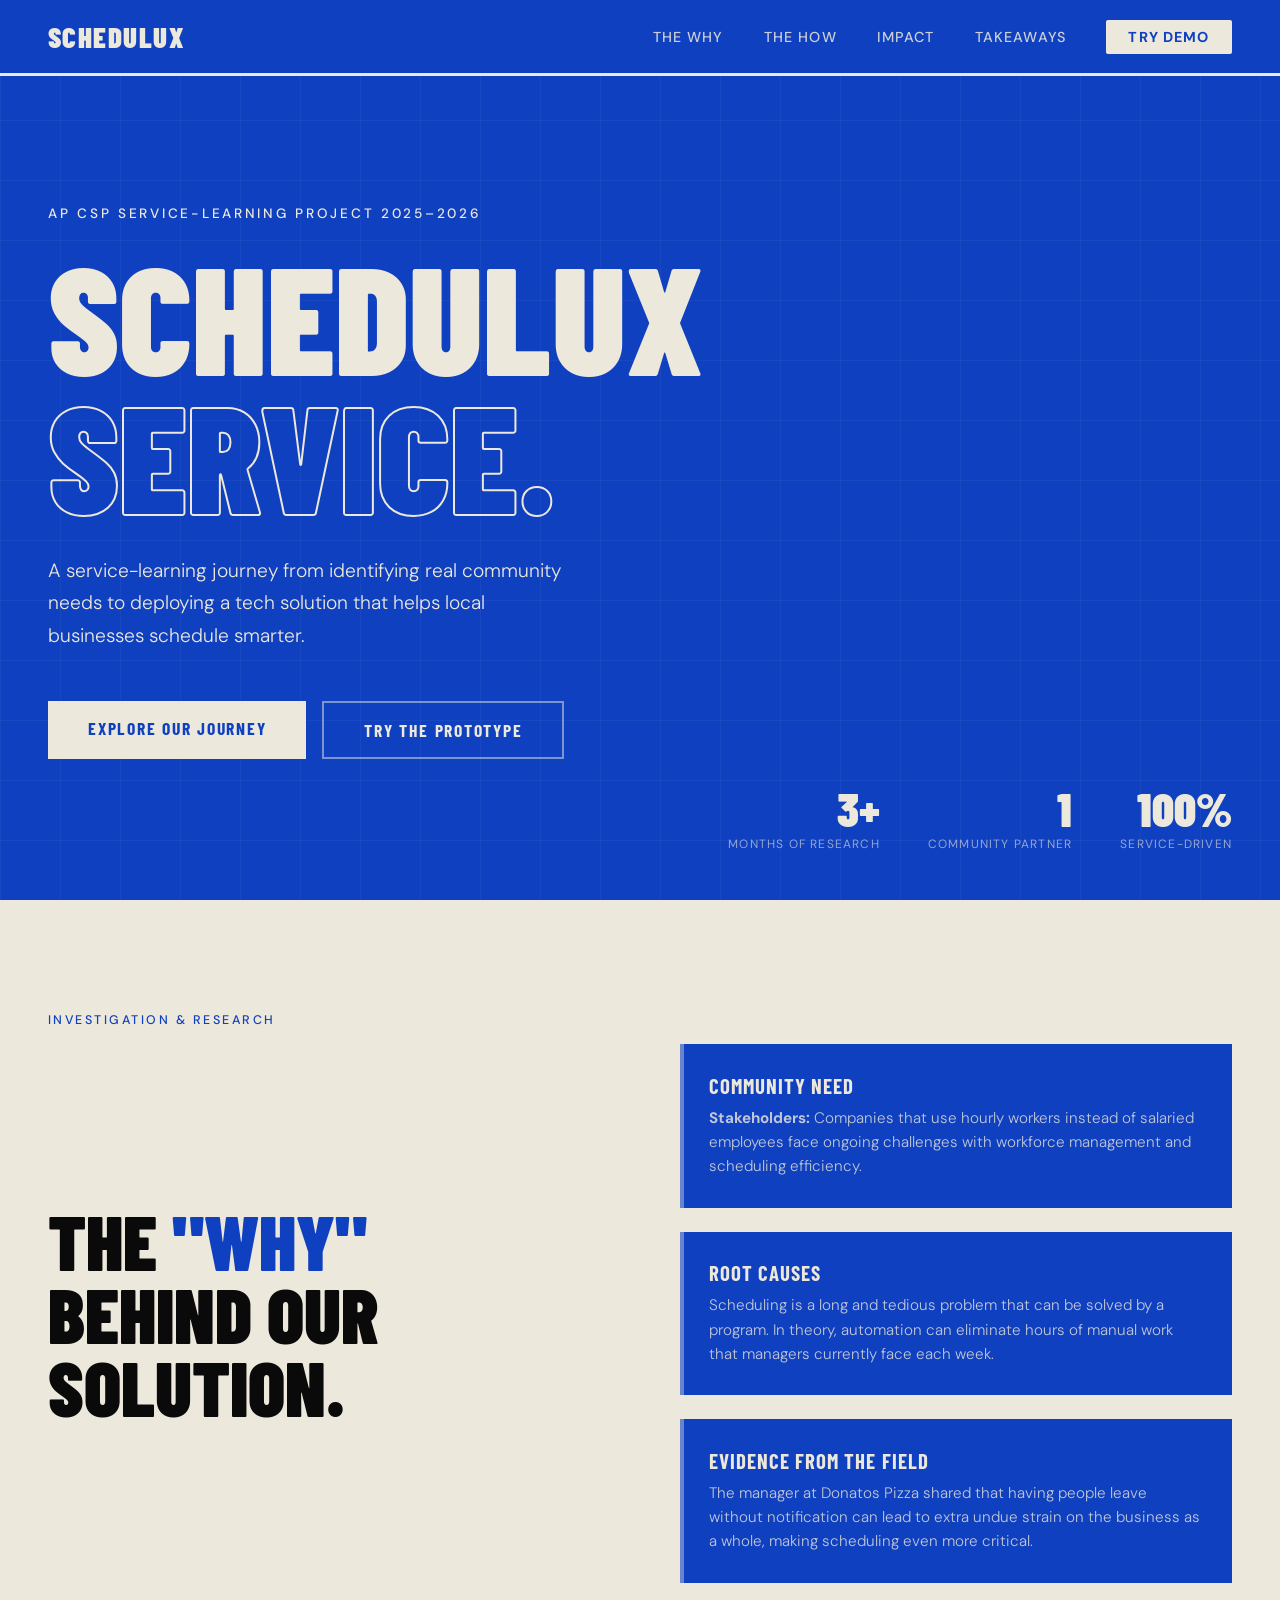
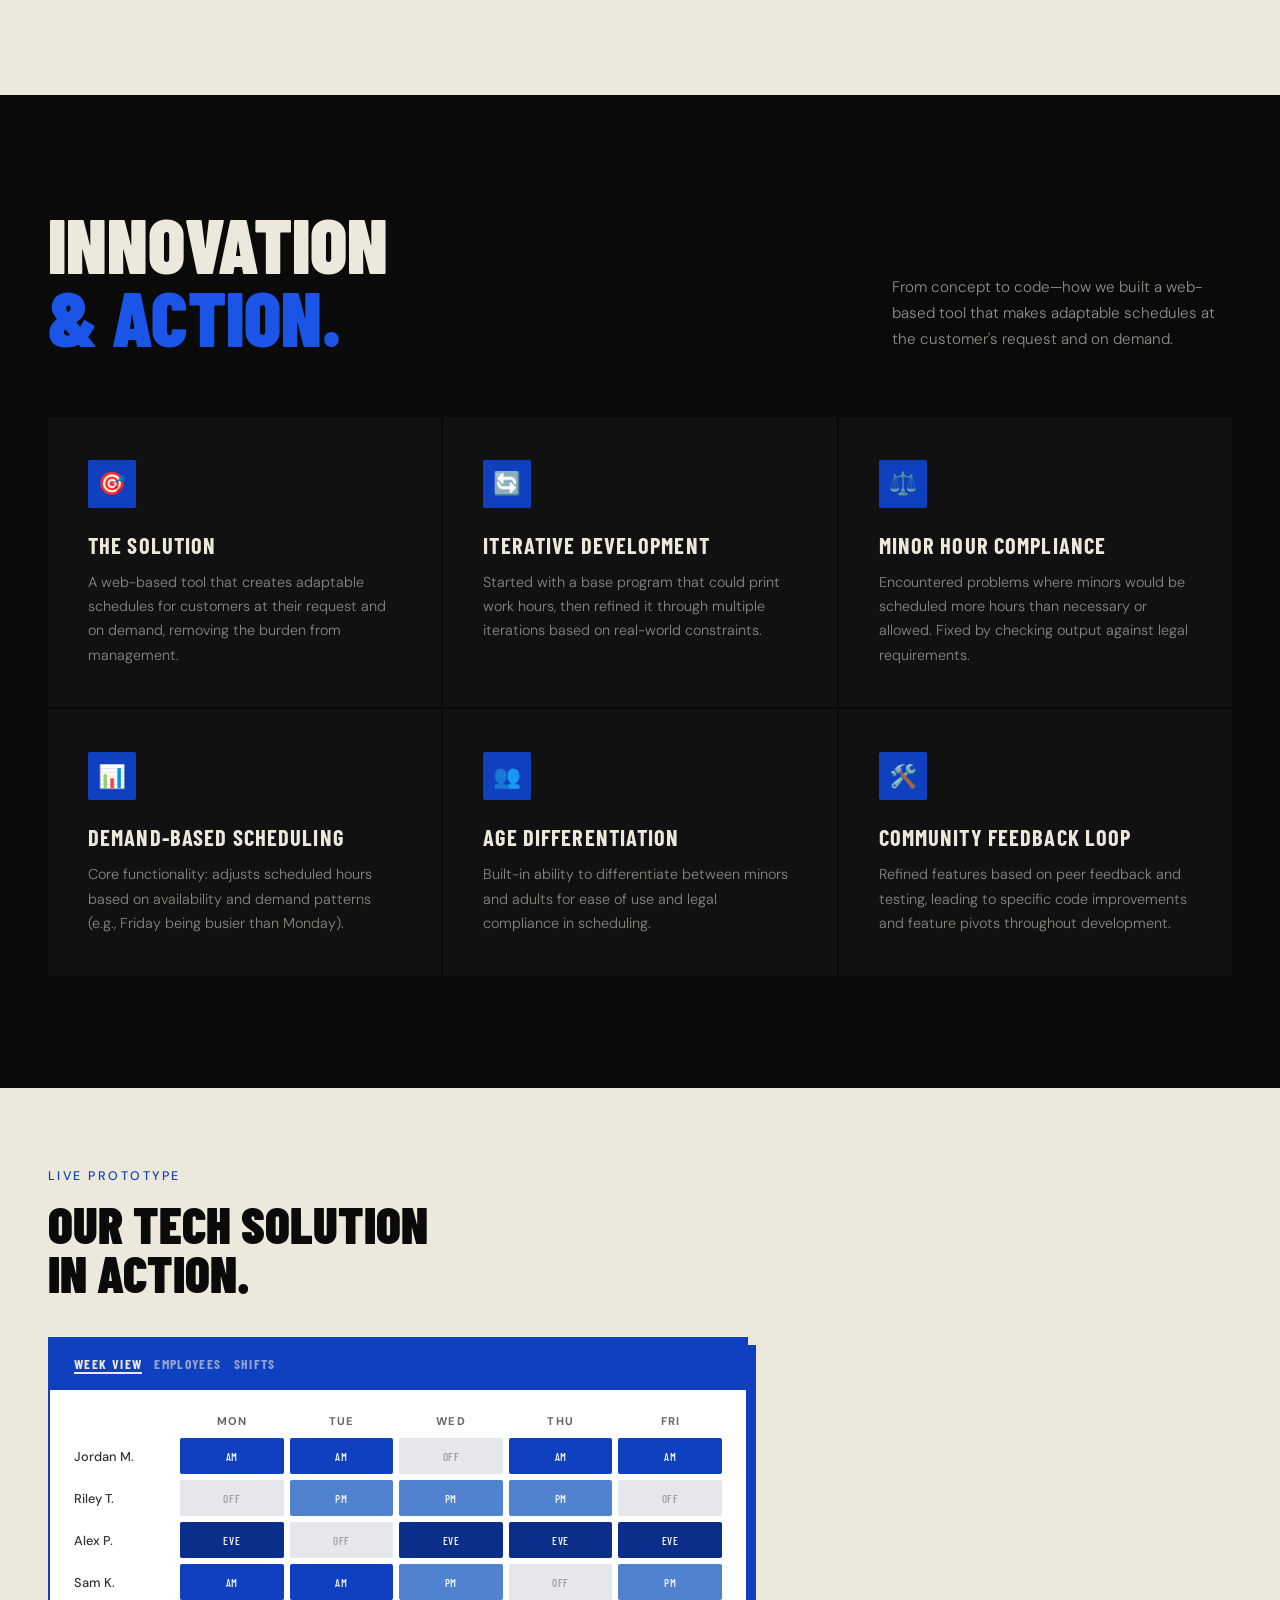
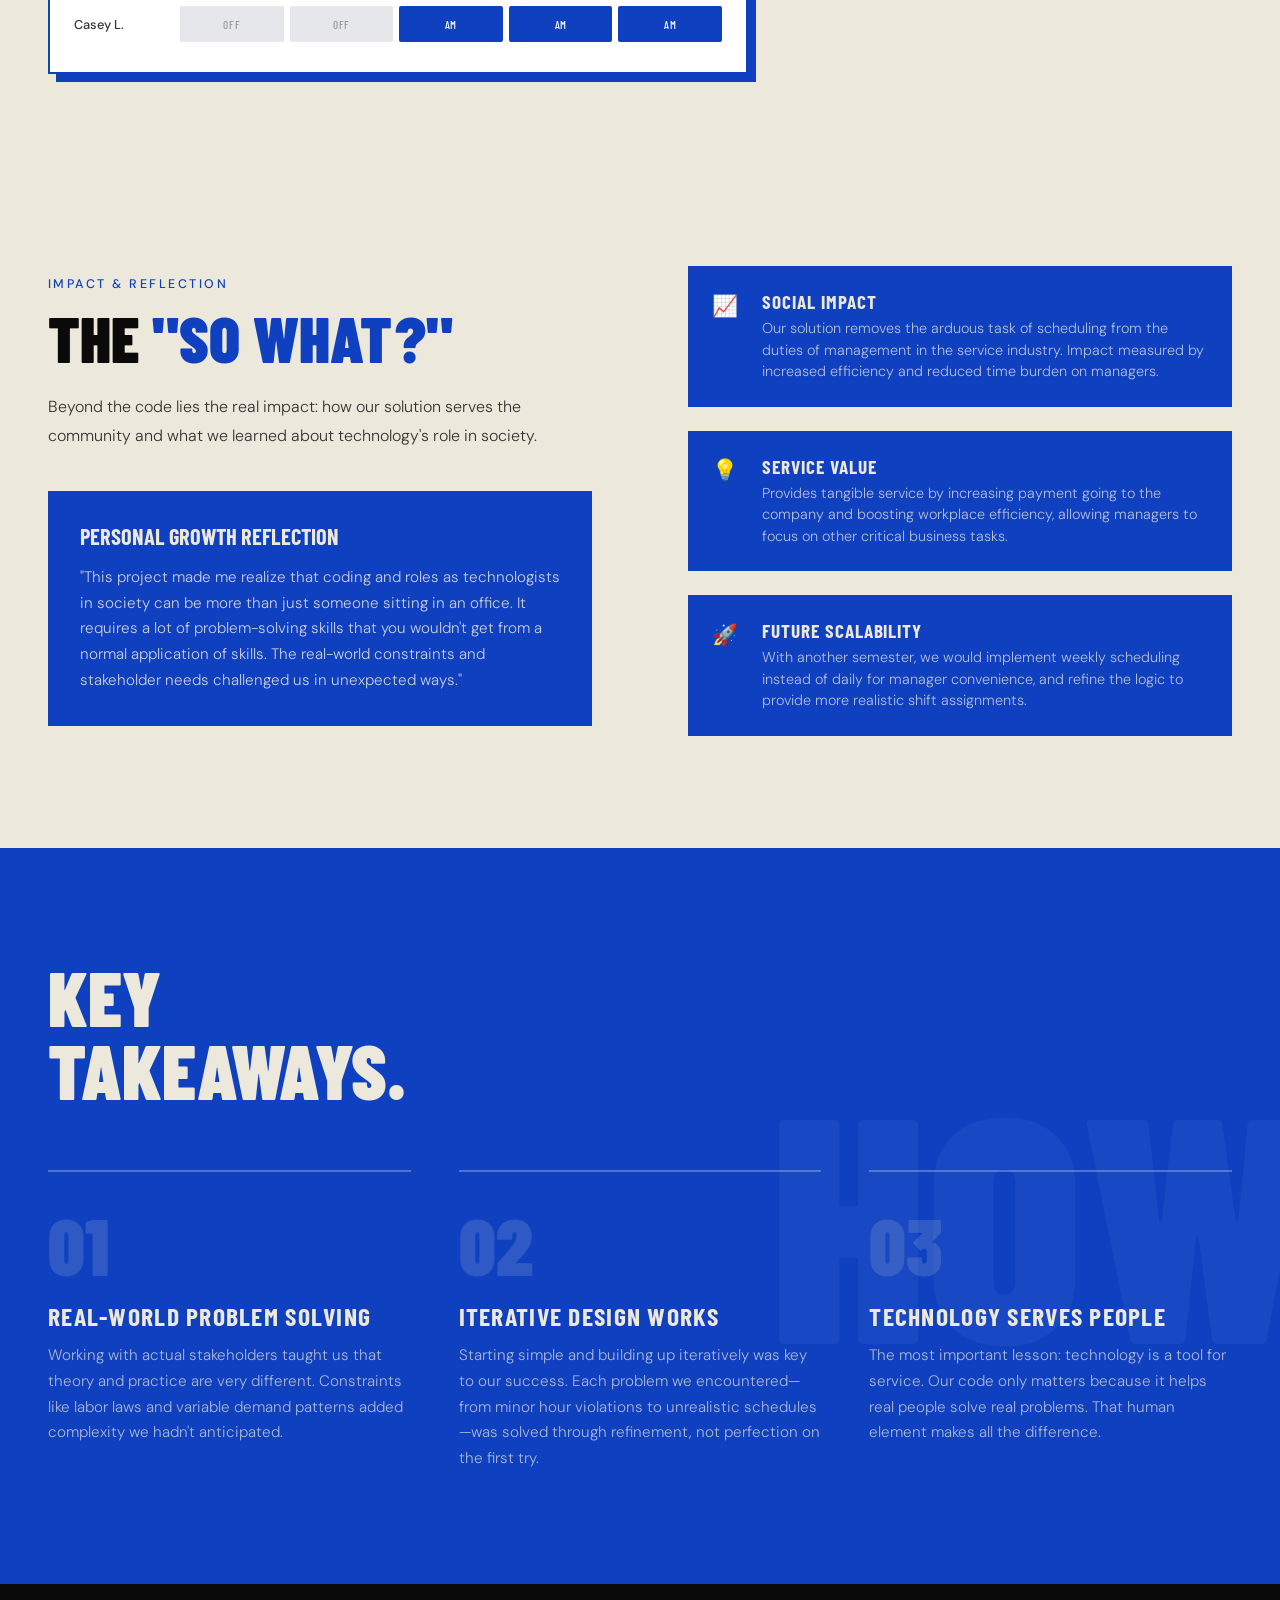
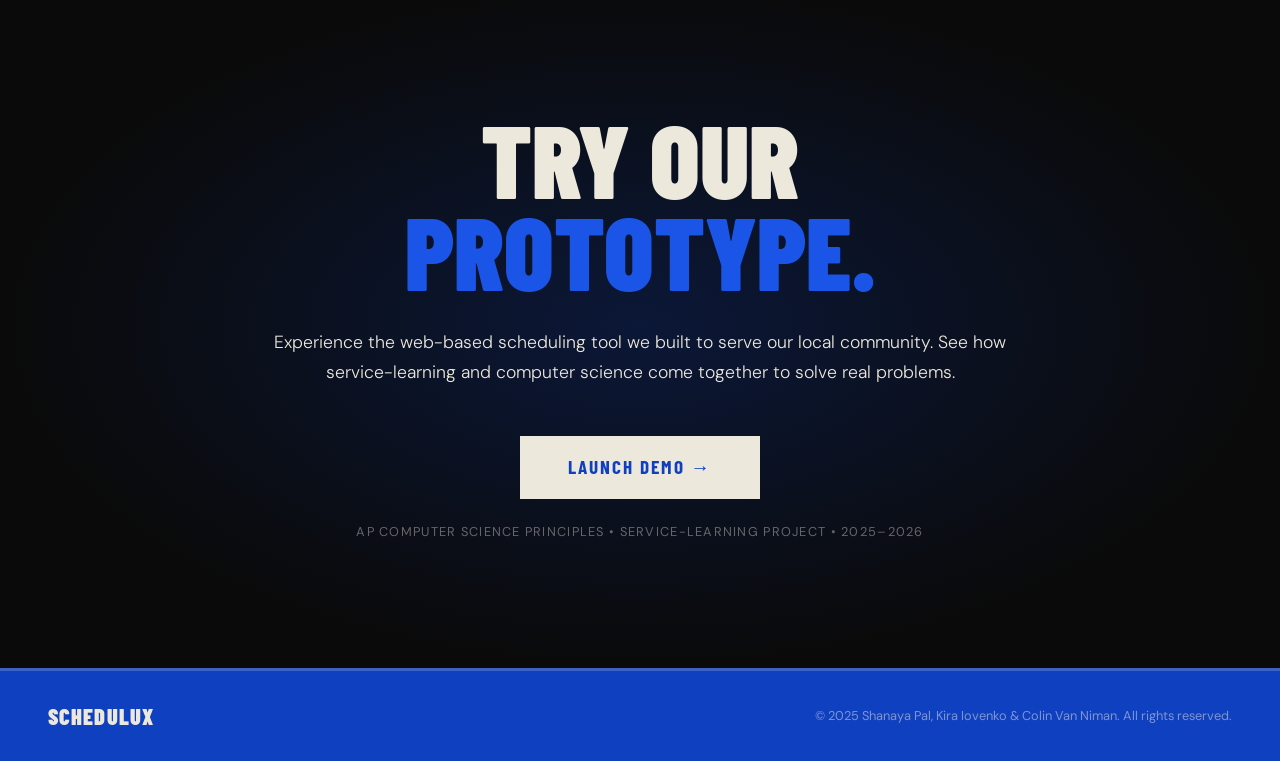
<file: index.html>
<!DOCTYPE html>
<html lang="en">
<head>
<meta charset="UTF-8">
<meta name="viewport" content="width=device-width, initial-scale=1.0">
<title>Schedulux — Smarter Scheduling for Your Team</title>
<link href="https://fonts.googleapis.com/css2?family=Barlow+Condensed:wght@400;700;900&family=DM+Sans:wght@300;400;500&display=swap" rel="stylesheet">
<style>
  :root {
    --blue: #0F40C0;
    --blue-dark: #0a2e8a;
    --blue-light: #1a55e8;
    --cream: #EDE8DC;
    --cream-dark: #d4cebe;
    --white: #ffffff;
    --black: #0a0a0a;
  }

  *, *::before, *::after { box-sizing: border-box; margin: 0; padding: 0; }

  html { scroll-behavior: smooth; }

  body {
    font-family: 'DM Sans', sans-serif;
    background: var(--cream);
    color: var(--black);
    overflow-x: hidden;
  }

  /* NAV */
  nav {
    position: fixed;
    top: 0; left: 0; right: 0;
    z-index: 100;
    display: flex;
    align-items: center;
    justify-content: space-between;
    padding: 1.2rem 3rem;
    background: var(--blue);
    border-bottom: 3px solid var(--cream);
  }

  .nav-logo {
    font-family: 'Barlow Condensed', sans-serif;
    font-weight: 900;
    font-size: 1.8rem;
    color: var(--cream);
    letter-spacing: 0.05em;
    text-transform: uppercase;
  }

  .nav-links {
    display: flex;
    gap: 2.5rem;
    list-style: none;
  }

  .nav-links a {
    color: var(--cream);
    text-decoration: none;
    font-size: 0.9rem;
    font-weight: 500;
    letter-spacing: 0.08em;
    text-transform: uppercase;
    opacity: 0.85;
    transition: opacity 0.2s;
  }

  .nav-links a:hover { opacity: 1; }

  .nav-cta {
    background: var(--cream);
    color: var(--blue) !important;
    padding: 0.5rem 1.4rem;
    border-radius: 2px;
    opacity: 1 !important;
    font-weight: 700 !important;
    transition: background 0.2s, color 0.2s !important;
  }
  .nav-cta:hover { background: var(--white) !important; }

  /* HERO */
  .hero {
    min-height: 100vh;
    background: var(--blue);
    display: flex;
    align-items: center;
    padding: 8rem 3rem 4rem;
    position: relative;
    overflow: hidden;
  }

  .hero-grid {
    position: absolute;
    inset: 0;
    background-image:
      linear-gradient(rgba(255,255,255,0.04) 1px, transparent 1px),
      linear-gradient(90deg, rgba(255,255,255,0.04) 1px, transparent 1px);
    background-size: 60px 60px;
  }

  .hero-content {
    position: relative;
    z-index: 2;
    max-width: 1200px;
    margin: 0 auto;
    width: 100%;
  }

  .hero-eyebrow {
    font-family: 'DM Sans', sans-serif;
    font-size: 0.85rem;
    font-weight: 500;
    letter-spacing: 0.2em;
    text-transform: uppercase;
    color: var(--cream);
    opacity: 0.65;
    margin-bottom: 1.5rem;
    animation: fadeUp 0.8s ease both;
  }

  .hero-title {
    font-family: 'Barlow Condensed', sans-serif;
    font-weight: 900;
    font-size: clamp(5rem, 12vw, 11rem);
    line-height: 0.9;
    color: var(--cream);
    text-transform: uppercase;
    margin-bottom: 2rem;
    animation: fadeUp 0.8s 0.1s ease both;
  }

  .hero-title span {
    display: block;
    color: transparent;
    -webkit-text-stroke: 2px var(--cream);
  }

  .hero-sub {
    font-size: 1.2rem;
    color: var(--cream);
    opacity: 0.8;
    max-width: 520px;
    line-height: 1.7;
    margin-bottom: 3rem;
    font-weight: 300;
    animation: fadeUp 0.8s 0.2s ease both;
  }

  .hero-buttons {
    display: flex;
    gap: 1rem;
    animation: fadeUp 0.8s 0.3s ease both;
  }

  .btn-primary {
    background: var(--cream);
    color: var(--blue);
    padding: 1rem 2.5rem;
    font-family: 'Barlow Condensed', sans-serif;
    font-weight: 700;
    font-size: 1.1rem;
    letter-spacing: 0.1em;
    text-transform: uppercase;
    border: none;
    cursor: pointer;
    text-decoration: none;
    display: inline-block;
    transition: background 0.2s, transform 0.15s;
  }
  .btn-primary:hover { background: var(--white); transform: translateY(-2px); }

  .btn-secondary {
    background: transparent;
    color: var(--cream);
    padding: 1rem 2.5rem;
    font-family: 'Barlow Condensed', sans-serif;
    font-weight: 700;
    font-size: 1.1rem;
    letter-spacing: 0.1em;
    text-transform: uppercase;
    border: 2px solid rgba(237,232,220,0.5);
    cursor: pointer;
    text-decoration: none;
    display: inline-block;
    transition: border-color 0.2s, transform 0.15s;
  }
  .btn-secondary:hover { border-color: var(--cream); transform: translateY(-2px); }

  .hero-stats {
    position: absolute;
    right: 3rem;
    bottom: 3rem;
    display: flex;
    gap: 3rem;
    animation: fadeUp 0.8s 0.4s ease both;
  }

  .stat {
    text-align: right;
  }

  .stat-number {
    font-family: 'Barlow Condensed', sans-serif;
    font-weight: 900;
    font-size: 3rem;
    color: var(--cream);
    line-height: 1;
  }

  .stat-label {
    font-size: 0.75rem;
    color: var(--cream);
    opacity: 0.6;
    text-transform: uppercase;
    letter-spacing: 0.1em;
    margin-top: 0.25rem;
  }

  /* PROBLEM SECTION */
  .problem {
    background: var(--cream);
    padding: 7rem 3rem;
    position: relative;
  }

  .section-inner {
    max-width: 1200px;
    margin: 0 auto;
  }

  .section-tag {
    font-size: 0.78rem;
    font-weight: 500;
    letter-spacing: 0.2em;
    text-transform: uppercase;
    color: var(--blue);
    margin-bottom: 1rem;
  }

  .problem-layout {
    display: grid;
    grid-template-columns: 1fr 1fr;
    gap: 5rem;
    align-items: center;
  }

  .problem-headline {
    font-family: 'Barlow Condensed', sans-serif;
    font-weight: 900;
    font-size: clamp(3rem, 6vw, 5.5rem);
    line-height: 0.95;
    text-transform: uppercase;
    color: var(--black);
  }

  .problem-headline em {
    font-style: normal;
    color: var(--blue);
  }

  .problem-cards {
    display: flex;
    flex-direction: column;
    gap: 1.5rem;
  }

  .problem-card {
    background: var(--blue);
    padding: 1.8rem;
    color: var(--cream);
    position: relative;
    overflow: hidden;
    transition: transform 0.2s;
  }

  .problem-card::before {
    content: '';
    position: absolute;
    top: 0; left: 0;
    width: 4px;
    height: 100%;
    background: var(--cream);
    opacity: 0.4;
  }

  .problem-card:hover { transform: translateX(6px); }

  .problem-card h3 {
    font-family: 'Barlow Condensed', sans-serif;
    font-weight: 700;
    font-size: 1.3rem;
    text-transform: uppercase;
    letter-spacing: 0.05em;
    margin-bottom: 0.5rem;
  }

  .problem-card p {
    font-size: 0.95rem;
    opacity: 0.8;
    line-height: 1.6;
    font-weight: 300;
  }

  /* FEATURES */
  .features {
    background: var(--black);
    padding: 7rem 3rem;
    color: var(--cream);
  }

  .features-header {
    max-width: 1200px;
    margin: 0 auto 4rem;
    display: flex;
    justify-content: space-between;
    align-items: flex-end;
  }

  .features-title {
    font-family: 'Barlow Condensed', sans-serif;
    font-weight: 900;
    font-size: clamp(3rem, 6vw, 5rem);
    text-transform: uppercase;
    line-height: 0.95;
  }

  .features-title span { color: var(--blue-light); }

  .features-desc {
    max-width: 340px;
    font-size: 0.95rem;
    opacity: 0.6;
    line-height: 1.7;
    font-weight: 300;
  }

  .features-grid {
    max-width: 1200px;
    margin: 0 auto;
    display: grid;
    grid-template-columns: repeat(3, 1fr);
    gap: 2px;
  }

  .feature-item {
    background: #111;
    padding: 2.5rem;
    border-top: 3px solid transparent;
    transition: border-color 0.3s, background 0.3s;
    cursor: default;
  }

  .feature-item:hover {
    border-color: var(--blue-light);
    background: #161616;
  }

  .feature-icon {
    width: 48px;
    height: 48px;
    background: var(--blue);
    border-radius: 2px;
    display: flex;
    align-items: center;
    justify-content: center;
    margin-bottom: 1.5rem;
    font-size: 1.4rem;
  }

  .feature-name {
    font-family: 'Barlow Condensed', sans-serif;
    font-weight: 700;
    font-size: 1.4rem;
    text-transform: uppercase;
    letter-spacing: 0.05em;
    margin-bottom: 0.75rem;
    color: var(--cream);
  }

  .feature-desc {
    font-size: 0.9rem;
    opacity: 0.55;
    line-height: 1.7;
    font-weight: 300;
  }

  /* HOW IT WORKS */
  .how {
    background: var(--blue);
    padding: 7rem 3rem;
    color: var(--cream);
    position: relative;
    overflow: hidden;
  }

  .how::before {
    content: 'HOW';
    position: absolute;
    right: -2rem;
    top: 50%;
    transform: translateY(-50%);
    font-family: 'Barlow Condensed', sans-serif;
    font-weight: 900;
    font-size: 20rem;
    color: rgba(255,255,255,0.04);
    line-height: 1;
    pointer-events: none;
  }

  .how-inner {
    max-width: 1200px;
    margin: 0 auto;
    position: relative;
    z-index: 2;
  }

  .how-title {
    font-family: 'Barlow Condensed', sans-serif;
    font-weight: 900;
    font-size: clamp(3rem, 6vw, 5rem);
    text-transform: uppercase;
    margin-bottom: 4rem;
    line-height: 0.95;
  }

  .steps {
    display: grid;
    grid-template-columns: repeat(3, 1fr);
    gap: 3rem;
  }

  .step {
    border-top: 2px solid rgba(237,232,220,0.3);
    padding-top: 2rem;
  }

  .step-num {
    font-family: 'Barlow Condensed', sans-serif;
    font-weight: 900;
    font-size: 5rem;
    color: rgba(237,232,220,0.15);
    line-height: 1;
    margin-bottom: 1rem;
  }

  .step-title {
    font-family: 'Barlow Condensed', sans-serif;
    font-weight: 700;
    font-size: 1.6rem;
    text-transform: uppercase;
    letter-spacing: 0.05em;
    margin-bottom: 0.75rem;
  }

  .step-desc {
    font-size: 0.95rem;
    opacity: 0.7;
    line-height: 1.7;
    font-weight: 300;
  }

  /* WHO */
  .who {
    background: var(--cream);
    padding: 7rem 3rem;
  }

  .who-inner {
    max-width: 1200px;
    margin: 0 auto;
    display: grid;
    grid-template-columns: 1fr 1fr;
    gap: 6rem;
    align-items: center;
  }

  .who-title {
    font-family: 'Barlow Condensed', sans-serif;
    font-weight: 900;
    font-size: clamp(3rem, 5vw, 4.5rem);
    text-transform: uppercase;
    line-height: 0.95;
    margin-bottom: 1.5rem;
  }

  .who-title span { color: var(--blue); }

  .who-text {
    font-size: 1rem;
    line-height: 1.8;
    color: #333;
    font-weight: 300;
    margin-bottom: 2.5rem;
  }

  .audience-tags {
    display: flex;
    flex-wrap: wrap;
    gap: 0.75rem;
  }

  .tag {
    background: var(--blue);
    color: var(--cream);
    padding: 0.5rem 1.2rem;
    font-family: 'Barlow Condensed', sans-serif;
    font-weight: 700;
    font-size: 0.95rem;
    letter-spacing: 0.08em;
    text-transform: uppercase;
  }

  .benefit-list {
    display: flex;
    flex-direction: column;
    gap: 1.5rem;
  }

  .benefit-item {
    display: flex;
    gap: 1.5rem;
    align-items: flex-start;
    padding: 1.5rem;
    background: var(--blue);
    color: var(--cream);
  }

  .benefit-check {
    font-size: 1.3rem;
    flex-shrink: 0;
    margin-top: 0.1rem;
  }

  .benefit-text h4 {
    font-family: 'Barlow Condensed', sans-serif;
    font-weight: 700;
    font-size: 1.2rem;
    text-transform: uppercase;
    letter-spacing: 0.05em;
    margin-bottom: 0.3rem;
  }

  .benefit-text p {
    font-size: 0.9rem;
    opacity: 0.75;
    font-weight: 300;
    line-height: 1.5;
  }

  /* CTA */
  .cta {
    background: var(--black);
    padding: 8rem 3rem;
    text-align: center;
    position: relative;
    overflow: hidden;
  }

  .cta::before {
    content: '';
    position: absolute;
    inset: 0;
    background: radial-gradient(ellipse at center, var(--blue) 0%, transparent 70%);
    opacity: 0.25;
  }

  .cta-inner {
    position: relative;
    z-index: 2;
    max-width: 800px;
    margin: 0 auto;
  }

  .cta-title {
    font-family: 'Barlow Condensed', sans-serif;
    font-weight: 900;
    font-size: clamp(3.5rem, 8vw, 7rem);
    text-transform: uppercase;
    color: var(--cream);
    line-height: 0.9;
    margin-bottom: 2rem;
  }

  .cta-title span { color: var(--blue-light); }

  .cta-sub {
    font-size: 1.1rem;
    color: var(--cream);
    opacity: 0.6;
    font-weight: 300;
    margin-bottom: 3rem;
    line-height: 1.7;
  }

  /* FOOTER */
  footer {
    background: var(--blue);
    padding: 2rem 3rem;
    display: flex;
    justify-content: space-between;
    align-items: center;
    border-top: 3px solid rgba(237,232,220,0.2);
  }

  .footer-logo {
    font-family: 'Barlow Condensed', sans-serif;
    font-weight: 900;
    font-size: 1.4rem;
    color: var(--cream);
    letter-spacing: 0.05em;
    text-transform: uppercase;
  }

  .footer-copy {
    font-size: 0.8rem;
    color: var(--cream);
    opacity: 0.5;
  }

  /* ANIMATIONS */
  @keyframes fadeUp {
    from { opacity: 0; transform: translateY(30px); }
    to { opacity: 1; transform: translateY(0); }
  }

  .reveal {
    opacity: 0;
    transform: translateY(40px);
    transition: opacity 0.7s ease, transform 0.7s ease;
  }

  .reveal.visible {
    opacity: 1;
    transform: translateY(0);
  }

  /* SCHEDULE PREVIEW WIDGET */
  .schedule-preview {
    background: var(--white);
    border: 2px solid var(--blue);
    padding: 0;
    overflow: hidden;
    box-shadow: 8px 8px 0 var(--blue);
  }

  .schedule-header {
    background: var(--blue);
    padding: 1rem 1.5rem;
    display: flex;
    gap: 0.75rem;
  }

  .schedule-header span {
    font-family: 'Barlow Condensed', sans-serif;
    font-weight: 700;
    font-size: 0.85rem;
    text-transform: uppercase;
    letter-spacing: 0.1em;
    color: rgba(237,232,220,0.6);
  }

  .schedule-header span.active {
    color: var(--cream);
    border-bottom: 2px solid var(--cream);
  }

  .schedule-body {
    padding: 1.5rem;
  }

  .schedule-row {
    display: grid;
    grid-template-columns: 100px repeat(5, 1fr);
    gap: 6px;
    margin-bottom: 6px;
    align-items: center;
  }

  .schedule-name {
    font-size: 0.8rem;
    font-weight: 500;
    color: #333;
    white-space: nowrap;
    overflow: hidden;
    text-overflow: ellipsis;
  }

  .shift {
    height: 36px;
    border-radius: 2px;
    display: flex;
    align-items: center;
    justify-content: center;
    font-size: 0.7rem;
    font-weight: 500;
    color: white;
    font-family: 'Barlow Condensed', sans-serif;
    letter-spacing: 0.05em;
  }

  .shift-morning { background: var(--blue); }
  .shift-afternoon { background: #2563c4; opacity: 0.8; }
  .shift-off { background: #e5e7eb; color: #999; }
  .shift-evening { background: var(--blue-dark); }

  .day-headers {
    display: grid;
    grid-template-columns: 100px repeat(5, 1fr);
    gap: 6px;
    margin-bottom: 10px;
  }

  .day-header {
    font-size: 0.7rem;
    font-weight: 700;
    letter-spacing: 0.1em;
    text-transform: uppercase;
    color: #666;
    text-align: center;
  }

  @media (max-width: 768px) {
    nav { padding: 1rem 1.5rem; }
    .nav-links { display: none; }
    .hero { padding: 7rem 1.5rem 3rem; }
    .hero-stats { display: none; }
    .problem-layout, .who-inner { grid-template-columns: 1fr; gap: 3rem; }
    .features-grid, .steps { grid-template-columns: 1fr; }
    .features-header { flex-direction: column; gap: 1.5rem; align-items: flex-start; }
    footer { flex-direction: column; gap: 1rem; text-align: center; }
  }
</style>
</head>
<body>

<!-- NAV -->
<nav>
  <div class="nav-logo">Schedulux</div>
  <ul class="nav-links">
    <li><a href="#why">The Why</a></li>
    <li><a href="#how">The How</a></li>
    <li><a href="#impact">Impact</a></li>
    <li><a href="#takeaways">Takeaways</a></li>
    <li><a href="#demo" class="nav-cta">Try Demo</a></li>
  </ul>
</nav>

<!-- HERO -->
<section class="hero">
  <div class="hero-grid"></div>
  <div class="hero-content">
    <p class="hero-eyebrow">AP CSP Service-Learning Project 2025–2026</p>
    <h1 class="hero-title">
      Schedulux
      <span>Service.</span>
    </h1>
    <p class="hero-sub">A service-learning journey from identifying real community needs to deploying a tech solution that helps local businesses schedule smarter.</p>
    <div class="hero-buttons">
      <a href="#why" class="btn-primary">Explore Our Journey</a>
      <a href="#demo" class="btn-secondary">Try the Prototype</a>
    </div>
  </div>
  <div class="hero-stats">
    <div class="stat">
      <div class="stat-number">3+</div>
      <div class="stat-label">Months of Research</div>
    </div>
    <div class="stat">
      <div class="stat-number">1</div>
      <div class="stat-label">Community Partner</div>
    </div>
    <div class="stat">
      <div class="stat-number">100%</div>
      <div class="stat-label">Service-Driven</div>
    </div>
  </div>
</section>

<!-- INVESTIGATION & RESEARCH -->
<section class="problem" id="why">
  <div class="section-inner">
    <p class="section-tag reveal">Investigation & Research</p>
    <div class="problem-layout">
      <h2 class="problem-headline reveal">
        The <em>"Why"</em><br>Behind Our<br>Solution.
      </h2>
      <div class="problem-cards">
        <div class="problem-card reveal">
          <h3>Community Need</h3>
          <p><strong>Stakeholders:</strong> Companies that use hourly workers instead of salaried employees face ongoing challenges with workforce management and scheduling efficiency.</p>
        </div>
        <div class="problem-card reveal">
          <h3>Root Causes</h3>
          <p>Scheduling is a long and tedious problem that can be solved by a program. In theory, automation can eliminate hours of manual work that managers currently face each week.</p>
        </div>
        <div class="problem-card reveal">
          <h3>Evidence from the Field</h3>
          <p>The manager at Donatos Pizza shared that having people leave without notification can lead to extra undue strain on the business as a whole, making scheduling even more critical.</p>
        </div>
      </div>
    </div>
  </div>
</section>

<!-- INNOVATION & ACTION -->
<section class="features" id="how">
  <div class="features-header reveal">
    <h2 class="features-title">Innovation<br><span>& Action.</span></h2>
    <p class="features-desc">From concept to code—how we built a web-based tool that makes adaptable schedules at the customer's request and on demand.</p>
  </div>
  <div class="features-grid">
    <div class="feature-item reveal">
      <div class="feature-icon">🎯</div>
      <div class="feature-name">The Solution</div>
      <p class="feature-desc">A web-based tool that creates adaptable schedules for customers at their request and on demand, removing the burden from management.</p>
    </div>
    <div class="feature-item reveal">
      <div class="feature-icon">🔄</div>
      <div class="feature-name">Iterative Development</div>
      <p class="feature-desc">Started with a base program that could print work hours, then refined it through multiple iterations based on real-world constraints.</p>
    </div>
    <div class="feature-item reveal">
      <div class="feature-icon">⚖️</div>
      <div class="feature-name">Minor Hour Compliance</div>
      <p class="feature-desc">Encountered problems where minors would be scheduled more hours than necessary or allowed. Fixed by checking output against legal requirements.</p>
    </div>
    <div class="feature-item reveal">
      <div class="feature-icon">📊</div>
      <div class="feature-name">Demand-Based Scheduling</div>
      <p class="feature-desc">Core functionality: adjusts scheduled hours based on availability and demand patterns (e.g., Friday being busier than Monday).</p>
    </div>
    <div class="feature-item reveal">
      <div class="feature-icon">👥</div>
      <div class="feature-name">Age Differentiation</div>
      <p class="feature-desc">Built-in ability to differentiate between minors and adults for ease of use and legal compliance in scheduling.</p>
    </div>
    <div class="feature-item reveal">
      <div class="feature-icon">🛠️</div>
      <div class="feature-name">Community Feedback Loop</div>
      <p class="feature-desc">Refined features based on peer feedback and testing, leading to specific code improvements and feature pivots throughout development.</p>
    </div>
  </div>
</section>

<!-- SCHEDULE PREVIEW -->
<section style="background: var(--cream); padding: 5rem 3rem;">
  <div class="section-inner">
    <p class="section-tag reveal">Live Prototype</p>
    <p class="reveal" style="font-family: 'Barlow Condensed', sans-serif; font-weight:900; font-size: clamp(2rem,4vw,3.5rem); text-transform:uppercase; margin-bottom:2.5rem; line-height:0.95;">Our Tech Solution<br>in Action.</p>
    <div class="schedule-preview reveal" style="max-width: 700px;">
      <div class="schedule-header">
        <span class="active">Week View</span>
        <span>Employees</span>
        <span>Shifts</span>
      </div>
      <div class="schedule-body">
        <div class="day-headers">
          <div></div>
          <div class="day-header">Mon</div>
          <div class="day-header">Tue</div>
          <div class="day-header">Wed</div>
          <div class="day-header">Thu</div>
          <div class="day-header">Fri</div>
        </div>
        <div class="schedule-row">
          <div class="schedule-name">Jordan M.</div>
          <div class="shift shift-morning">AM</div>
          <div class="shift shift-morning">AM</div>
          <div class="shift shift-off">OFF</div>
          <div class="shift shift-morning">AM</div>
          <div class="shift shift-morning">AM</div>
        </div>
        <div class="schedule-row">
          <div class="schedule-name">Riley T.</div>
          <div class="shift shift-off">OFF</div>
          <div class="shift shift-afternoon">PM</div>
          <div class="shift shift-afternoon">PM</div>
          <div class="shift shift-afternoon">PM</div>
          <div class="shift shift-off">OFF</div>
        </div>
        <div class="schedule-row">
          <div class="schedule-name">Alex P.</div>
          <div class="shift shift-evening">EVE</div>
          <div class="shift shift-off">OFF</div>
          <div class="shift shift-evening">EVE</div>
          <div class="shift shift-evening">EVE</div>
          <div class="shift shift-evening">EVE</div>
        </div>
        <div class="schedule-row">
          <div class="schedule-name">Sam K.</div>
          <div class="shift shift-morning">AM</div>
          <div class="shift shift-morning">AM</div>
          <div class="shift shift-afternoon">PM</div>
          <div class="shift shift-off">OFF</div>
          <div class="shift shift-afternoon">PM</div>
        </div>
        <div class="schedule-row">
          <div class="schedule-name">Casey L.</div>
          <div class="shift shift-off">OFF</div>
          <div class="shift shift-off">OFF</div>
          <div class="shift shift-morning">AM</div>
          <div class="shift shift-morning">AM</div>
          <div class="shift shift-morning">AM</div>
        </div>
      </div>
    </div>
  </div>
</section>

<!-- IMPACT & REFLECTION -->
<section class="who" id="impact">
  <div class="who-inner">
    <div>
      <p class="section-tag reveal">Impact & Reflection</p>
      <h2 class="who-title reveal">The <span>"So What?"</span></h2>
      <p class="who-text reveal">Beyond the code lies the real impact: how our solution serves the community and what we learned about technology's role in society.</p>
      <div class="reveal" style="background: var(--blue); padding: 2rem; color: var(--cream); margin-top: 2rem;">
        <h3 style="font-family: 'Barlow Condensed', sans-serif; font-weight: 700; font-size: 1.4rem; text-transform: uppercase; margin-bottom: 1rem;">Personal Growth Reflection</h3>
        <p style="font-size: 0.95rem; line-height: 1.7; opacity: 0.85; font-weight: 300;">"This project made me realize that coding and roles as technologists in society can be more than just someone sitting in an office. It requires a lot of problem-solving skills that you wouldn't get from a normal application of skills. The real-world constraints and stakeholder needs challenged us in unexpected ways."</p>
      </div>
    </div>
    <div class="benefit-list">
      <div class="benefit-item reveal">
        <div class="benefit-check">📈</div>
        <div class="benefit-text">
          <h4>Social Impact</h4>
          <p>Our solution removes the arduous task of scheduling from the duties of management in the service industry. Impact measured by increased efficiency and reduced time burden on managers.</p>
        </div>
      </div>
      <div class="benefit-item reveal">
        <div class="benefit-check">💡</div>
        <div class="benefit-text">
          <h4>Service Value</h4>
          <p>Provides tangible service by increasing payment going to the company and boosting workplace efficiency, allowing managers to focus on other critical business tasks.</p>
        </div>
      </div>
      <div class="benefit-item reveal">
        <div class="benefit-check">🚀</div>
        <div class="benefit-text">
          <h4>Future Scalability</h4>
          <p>With another semester, we would implement weekly scheduling instead of daily for manager convenience, and refine the logic to provide more realistic shift assignments.</p>
        </div>
      </div>
    </div>
  </div>
</section>

<!-- TAKEAWAYS -->
<section class="how" id="takeaways">
  <div class="how-inner">
    <h2 class="how-title reveal">Key<br>Takeaways.</h2>
    <div class="steps">
      <div class="step reveal">
        <div class="step-num">01</div>
        <h3 class="step-title">Real-World Problem Solving</h3>
        <p class="step-desc">Working with actual stakeholders taught us that theory and practice are very different. Constraints like labor laws and variable demand patterns added complexity we hadn't anticipated.</p>
      </div>
      <div class="step reveal">
        <div class="step-num">02</div>
        <h3 class="step-title">Iterative Design Works</h3>
        <p class="step-desc">Starting simple and building up iteratively was key to our success. Each problem we encountered—from minor hour violations to unrealistic schedules—was solved through refinement, not perfection on the first try.</p>
      </div>
      <div class="step reveal">
        <div class="step-num">03</div>
        <h3 class="step-title">Technology Serves People</h3>
        <p class="step-desc">The most important lesson: technology is a tool for service. Our code only matters because it helps real people solve real problems. That human element makes all the difference.</p>
      </div>
    </div>
  </div>
</section>

<!-- CTA / DEMO -->
<section class="cta" id="demo">
  <div class="cta-inner">
    <h2 class="cta-title reveal">Try Our<br><span>Prototype.</span></h2>
    <p class="cta-sub reveal">Experience the web-based scheduling tool we built to serve our local community. See how service-learning and computer science come together to solve real problems.</p>
    <div class="reveal">
      <a href="/frontend/index.html" class="btn-primary" style="font-size:1.2rem; padding: 1.2rem 3rem;">Launch Demo →</a>
    </div>
    <p class="reveal" style="margin-top:1.5rem; font-size:0.8rem; color:var(--cream); opacity:0.4; letter-spacing:0.1em; text-transform:uppercase;">AP Computer Science Principles • Service-Learning Project • 2025–2026</p>
  </div>
</section>

<!-- FOOTER -->
<footer>
  <div class="footer-logo">Schedulux</div>
  <p class="footer-copy">© 2025 Shanaya Pal, Kira Iovenko & Colin Van Niman. All rights reserved.</p>
</footer>

<script>
  // Scroll reveal
  const reveals = document.querySelectorAll('.reveal');
  const observer = new IntersectionObserver((entries) => {
    entries.forEach((entry, i) => {
      if (entry.isIntersecting) {
        setTimeout(() => entry.target.classList.add('visible'), 80);
        observer.unobserve(entry.target);
      }
    });
  }, { threshold: 0.12 });
  reveals.forEach(el => observer.observe(el));

  // Stagger siblings
  document.querySelectorAll('.problem-card, .feature-item, .step, .benefit-item').forEach((el, i) => {
    el.style.transitionDelay = `${(i % 3) * 0.12}s`;
  });
</script>
</body>
</html>
</file>
